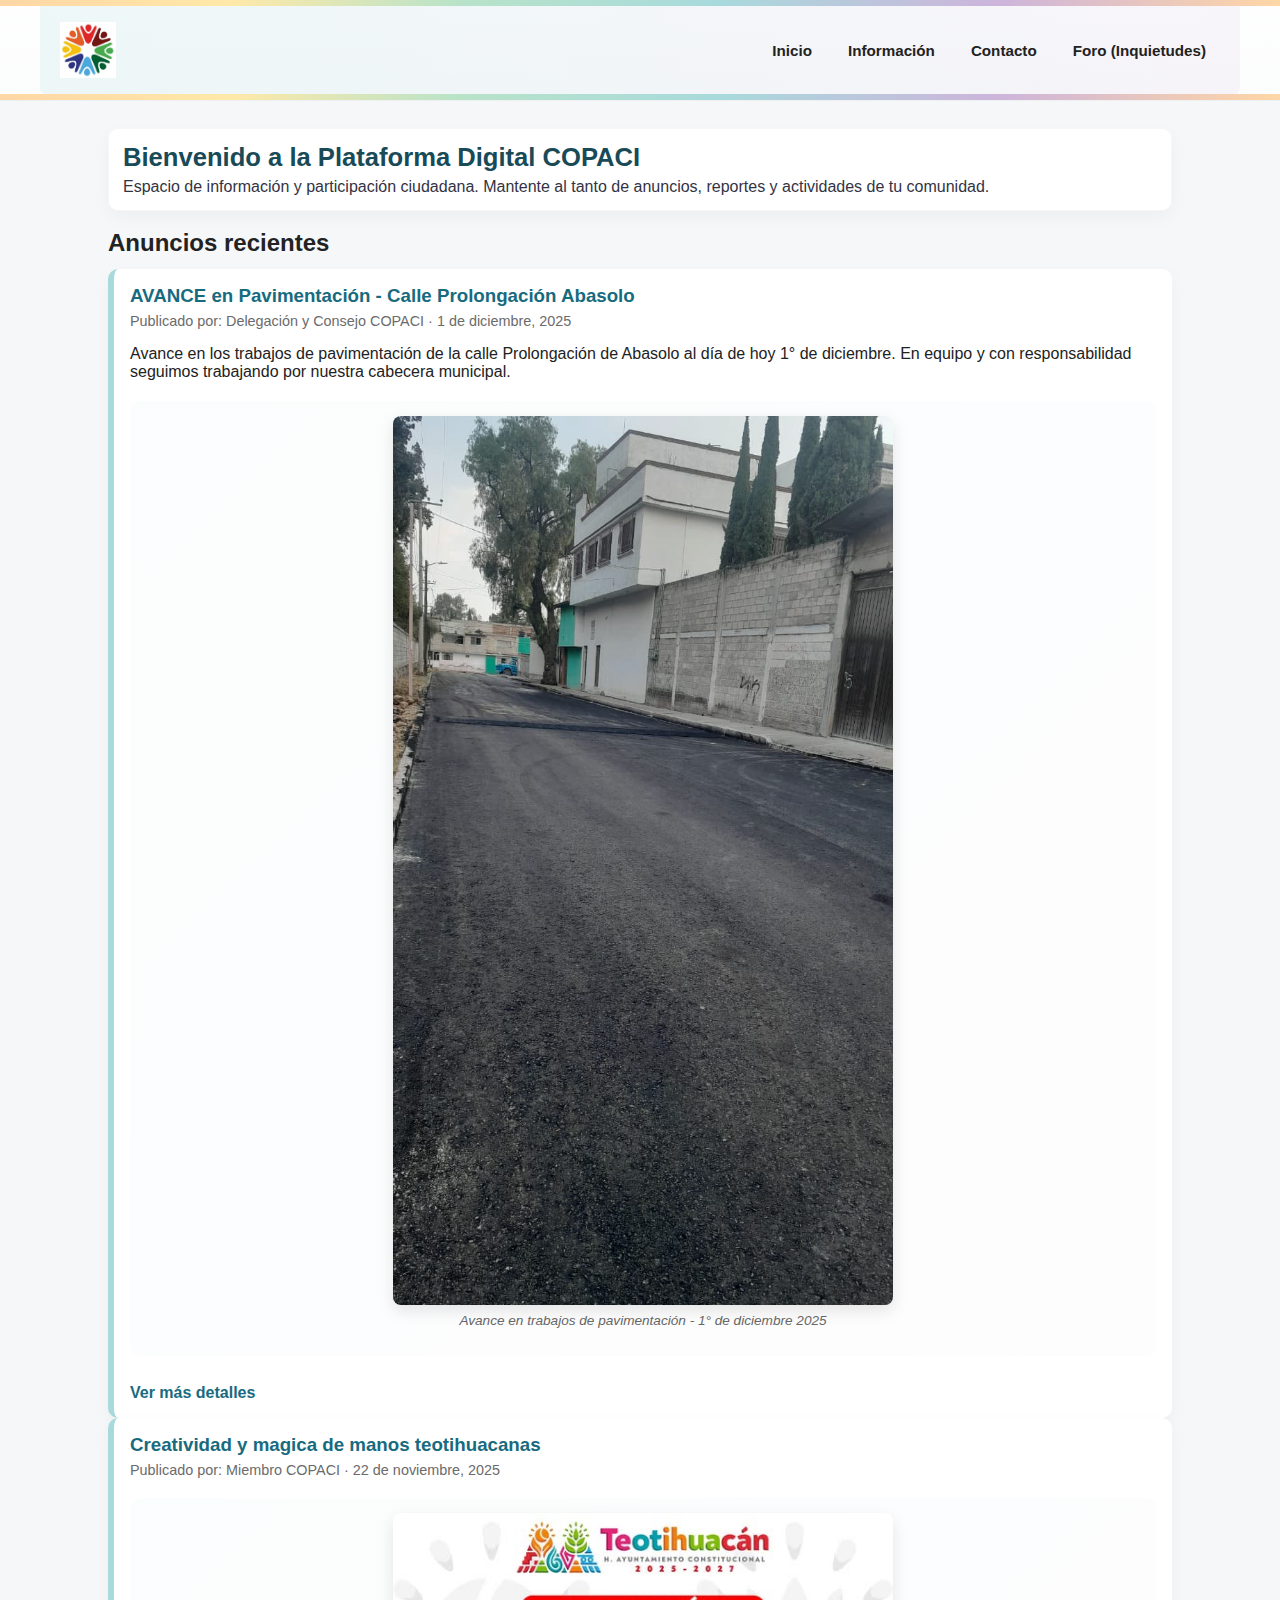
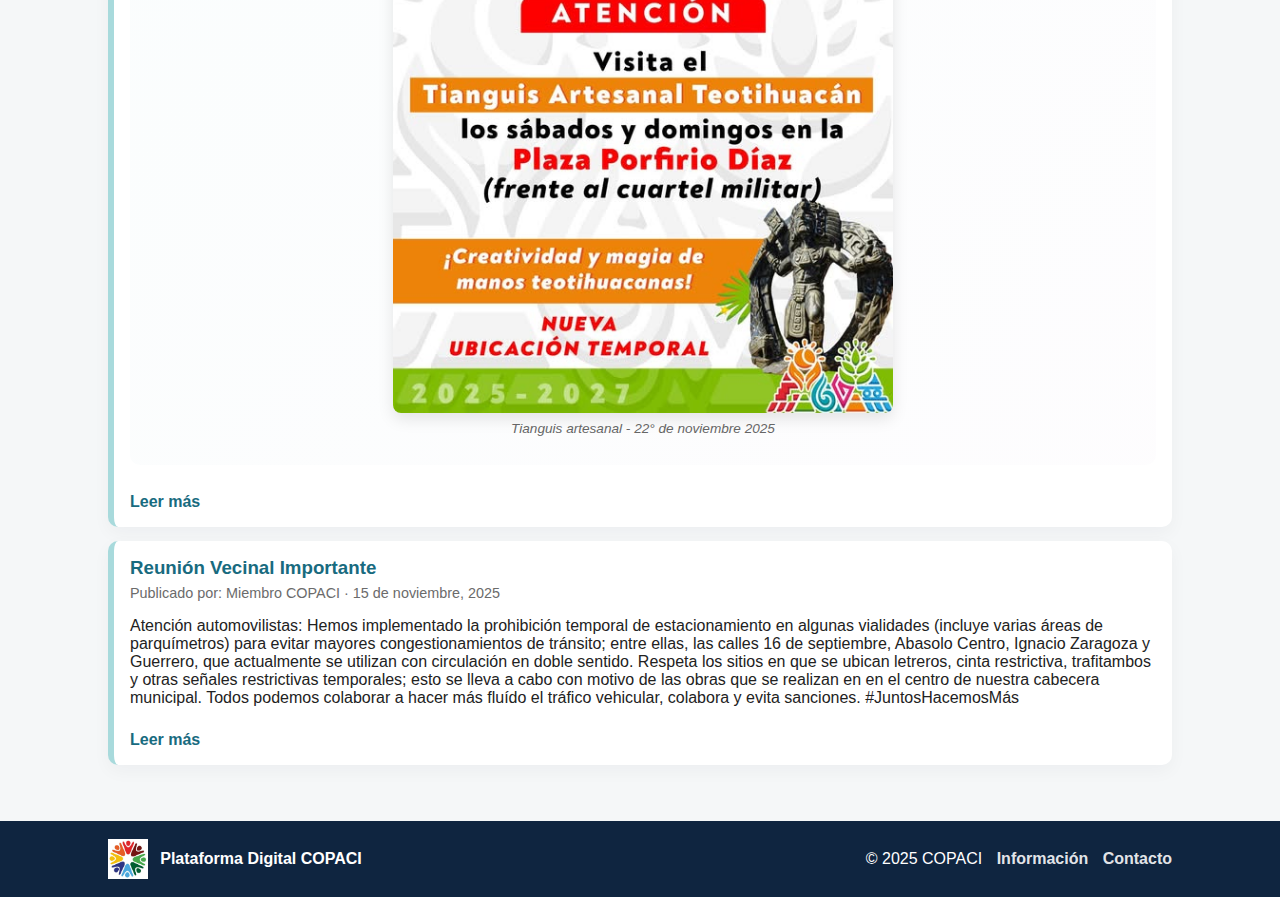
<file: index.html>
<!DOCTYPE html>
<html lang="es">
<head>
  <meta charset="utf-8" />
  <meta name="viewport" content="width=device-width, initial-scale=1"/>
  <title>Plataforma COPACI - Inicio</title>
  <link rel="stylesheet" href="style.css">
</head>
<body>

  <!-- Thin multicolor top bar -->
  <div class="top-multi"></div>

  <!-- Header wrap (contains top/bottom thin lines via CSS) -->
  <div class="header-wrap">
    <header>
      <div class="logo">
        <img src="logo_copaci.png" alt="Logo COPACI">
      </div>

    <nav aria-label="Menú principal">
    <!-- Botón hamburguesa para móviles -->
    <button class="menu-toggle" aria-label="Abrir menú">
        ☰
    </button>
    
    <ul id="menu">
        <li><a href="index.html" class="menu-1">Inicio</a></li>
        <li><a href="informacion.html" class="menu-2">Información</a></li>
        <li><a href="contacto.html" class="menu-3">Contacto</a></li>
        <li><a href="foro.html" class="menu-4">Foro (Inquietudes)</a></li>
    </ul>
    </nav>
    </header>
  </div>

  <main class="container">
    <section class="hero card" aria-labelledby="bienvenidos">
      <div class="intro">
        <h1 id="bienvenidos">Bienvenido a la Plataforma Digital COPACI</h1>
        <p>Espacio de información y participación ciudadana. Mantente al tanto de anuncios, reportes y actividades de tu comunidad.</p>
      </div>
    </section>

    <section class="anuncios-container">
      <h2 style="margin:0 0 12px 0;">Anuncios recientes</h2>

      <article class="anuncio-card">
          <h3>AVANCE en Pavimentación - Calle Prolongación Abasolo</h3>
          <div class="anuncio-meta">Publicado por: Delegación y Consejo COPACI · 1 de diciembre, 2025</div>
          <p>Avance en los trabajos de pavimentación de la calle Prolongación de Abasolo al día de hoy 1° de diciembre. En equipo y con responsabilidad seguimos trabajando por nuestra cabecera municipal.</p>
          <div class="imagen-contenedor">
          <img src="pavimentacion.jpg" 
              alt="Avance en pavimentación de calle Prolongación Abasolo">
          <p class="pie-foto">Avance en trabajos de pavimentación - 1° de diciembre 2025</p>
          </div>
          <a class="leer-mas" href="https://www.facebook.com/permalink.php?story_fbid=pfbid02yEoBVM5NM6ib6nfUswfTaZrkKBGfYAKTo8NLjRKvcGQ2dwsGKdkLqCPMeg17HSPtl&id=100083007203812">Ver más detalles</a>
      </article>

        <article class="anuncio-card">
          <h3>Creatividad y magica de manos teotihuacanas</h3>
          <div class="anuncio-meta">Publicado por: Miembro COPACI · 22 de noviembre, 2025</div>
          <div class="imagen-contenedor">
            <img src="tianguis.jpg" 
                alt="Tianguis Artesanal en Teotihuacán">
            <p class="pie-foto">Tianguis artesanal - 22° de noviembre 2025</p>
          </div>
          <a class="leer-mas" href="https://www.facebook.com/permalink.php?story_fbid=pfbid07uiFgK4xCCTEzft75ypmVuz9JSyzq8RrUUEow9iSMKq7FcVnEkjit4P8TytuokFRl&id=100083007203812">Leer más</a>
        </article>      
      
      <div class="anuncios-list">
        <article class="anuncio-card">
          <h3>Reunión Vecinal Importante</h3>
          <div class="anuncio-meta">Publicado por: Miembro COPACI · 15 de noviembre, 2025</div>
          <p>Atención automovilistas:
            Hemos implementado la prohibición temporal de estacionamiento en algunas vialidades (incluye varias áreas de parquímetros) para evitar mayores congestionamientos de tránsito; entre ellas, las calles 16 de septiembre, Abasolo Centro, Ignacio Zaragoza y Guerrero, que actualmente se utilizan con circulación en doble sentido.
            Respeta los sitios en que se ubican letreros, cinta restrictiva, trafitambos y otras señales restrictivas temporales; esto se lleva a cabo con motivo de las obras que se realizan en en el centro de nuestra cabecera municipal.
            Todos podemos colaborar a hacer más fluído el tráfico vehicular, colabora y evita sanciones.
            #JuntosHacemosMás
          </p>
          <a class="leer-mas" href="https://www.facebook.com/permalink.php?story_fbid=pfbid02sc3KaCYnWGiq3LSC3378XYWLX4c7Hk8grCDpwvNwxmqkqX1rQhdYZRkqTEm4Erw3l&id=100083007203812">Leer más</a>
        </article>

      </div>
    </section>
  </main>

  <footer>
    <div class="footer-inner">
      <div class="footer-brand">
        <img src="logo_copaci.png" alt="logo" style="height:40px;">
        Plataforma Digital COPACI
      </div>
      <div class="footer-links">
        <span>&copy; 2025 COPACI</span>
        <a href="informacion.html">Información</a>
        <a href="contacto.html">Contacto</a>
      </div>
    </div>
  </footer>

<script>
    // Menú hamburguesa para móviles
    document.addEventListener('DOMContentLoaded', function() {
        const menuToggle = document.querySelector('.menu-toggle');
        const menu = document.querySelector('#menu');
        
        if (menuToggle && menu) {
            menuToggle.addEventListener('click', function() {
                menu.classList.toggle('show');
                // Cambiar ícono
                this.textContent = menu.classList.contains('show') ? '✕' : '☰';
            });
            
            // Cerrar menú al hacer clic en un enlace
            const menuLinks = menu.querySelectorAll('a');
            menuLinks.forEach(link => {
                link.addEventListener('click', () => {
                    menu.classList.remove('show');
                    menuToggle.textContent = '☰';
                });
            });
            
            // Cerrar menú al hacer clic fuera
            document.addEventListener('click', function(event) {
                if (!event.target.closest('nav') && menu.classList.contains('show')) {
                    menu.classList.remove('show');
                    menuToggle.textContent = '☰';
                }
            });
        }
    });
</script>

</body>
</html>
</file>
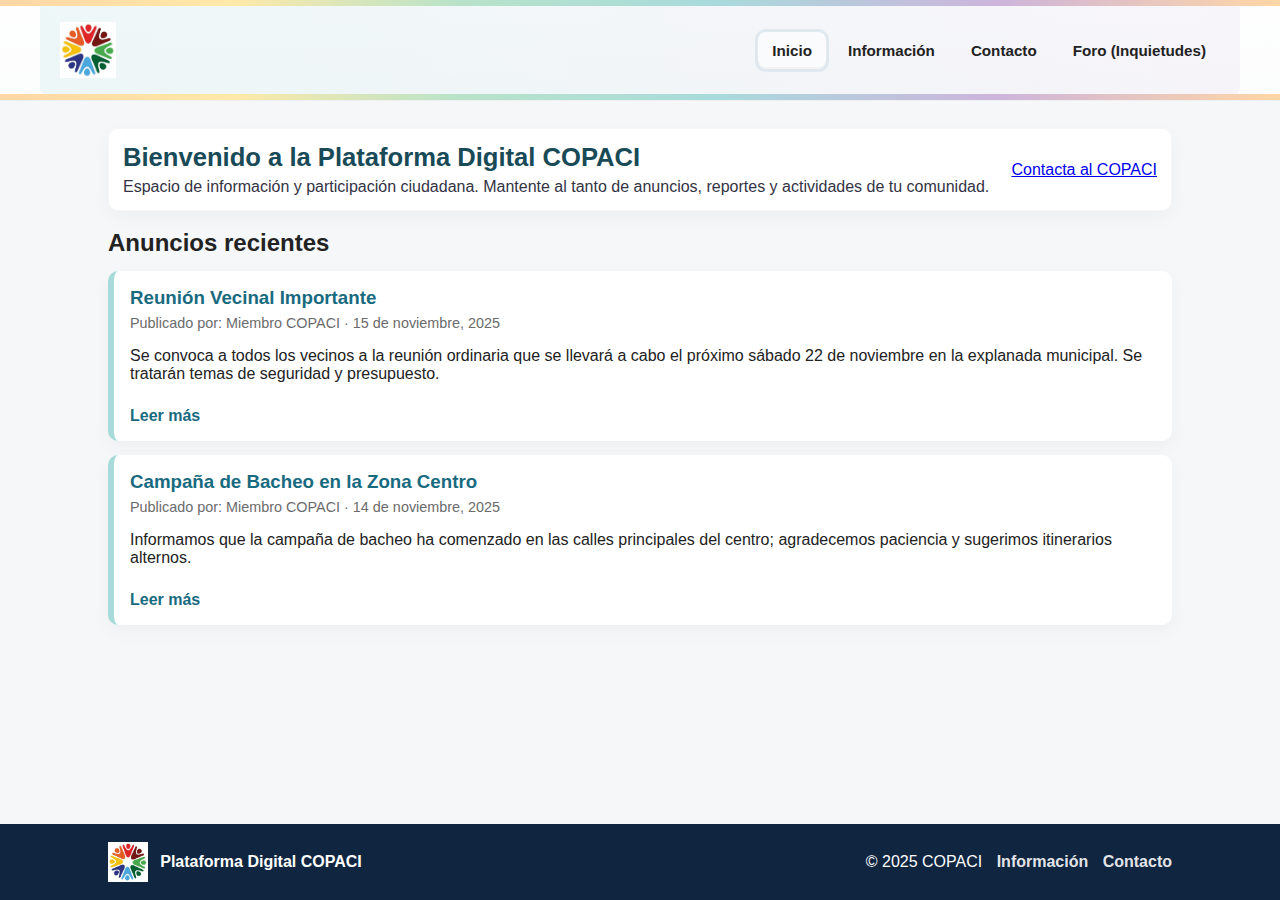
<file: COPACI/index.html>
<!DOCTYPE html>
<html lang="es">
<head>
  <meta charset="utf-8" />
  <meta name="viewport" content="width=device-width, initial-scale=1"/>
  <title>Plataforma COPACI - Inicio</title>
  <link rel="stylesheet" href="style.css">
</head>
<body>

  <!-- Thin multicolor top bar -->
  <div class="top-multi"></div>

  <!-- Header wrap (contains top/bottom thin lines via CSS) -->
  <div class="header-wrap">
    <header>
      <div class="logo">
        <img src="logo_copaci.png" alt="Logo COPACI">
      </div>

      <nav aria-label="Menú principal">
        <ul>
          <li><a href="index.html" class="active menu-1">Inicio</a></li>
          <li><a href="informacion.html" class="menu-2">Información</a></li>
          <li><a href="contacto.html" class="menu-3">Contacto</a></li>
          <li><a href="foro.html" class="menu-4">Foro (Inquietudes)</a></li>
        </ul>
      </nav>
    </header>
  </div>

  <main class="container">
    <section class="hero card" aria-labelledby="bienvenidos">
      <div class="intro">
        <h1 id="bienvenidos">Bienvenido a la Plataforma Digital COPACI</h1>
        <p>Espacio de información y participación ciudadana. Mantente al tanto de anuncios, reportes y actividades de tu comunidad.</p>
      </div>
      <div class="quick-actions">
        <a class="btn" href="contacto.html" title="Contactar">Contacta al COPACI</a>
      </div>
    </section>

    <section class="anuncios-container">
      <h2 style="margin:0 0 12px 0;">Anuncios recientes</h2>

      <div class="anuncios-list">
        <article class="anuncio-card">
          <h3>Reunión Vecinal Importante</h3>
          <div class="anuncio-meta">Publicado por: Miembro COPACI · 15 de noviembre, 2025</div>
          <p>Se convoca a todos los vecinos a la reunión ordinaria que se llevará a cabo el próximo sábado 22 de noviembre en la explanada municipal. Se tratarán temas de seguridad y presupuesto.</p>
          <a class="leer-mas" href="#">Leer más</a>
        </article>

        <article class="anuncio-card">
          <h3>Campaña de Bacheo en la Zona Centro</h3>
          <div class="anuncio-meta">Publicado por: Miembro COPACI · 14 de noviembre, 2025</div>
          <p>Informamos que la campaña de bacheo ha comenzado en las calles principales del centro; agradecemos paciencia y sugerimos itinerarios alternos.</p>
          <a class="leer-mas" href="#">Leer más</a>
        </article>
      </div>
    </section>
  </main>

  <footer>
    <div class="footer-inner">
      <div class="footer-brand">
        <img src="logo_copaci.png" alt="logo" style="height:40px;">
        Plataforma Digital COPACI
      </div>
      <div class="footer-links">
        <span>&copy; 2025 COPACI</span>
        <a href="informacion.html">Información</a>
        <a href="contacto.html">Contacto</a>
      </div>
    </div>
  </footer>

</body>
</html>
</file>
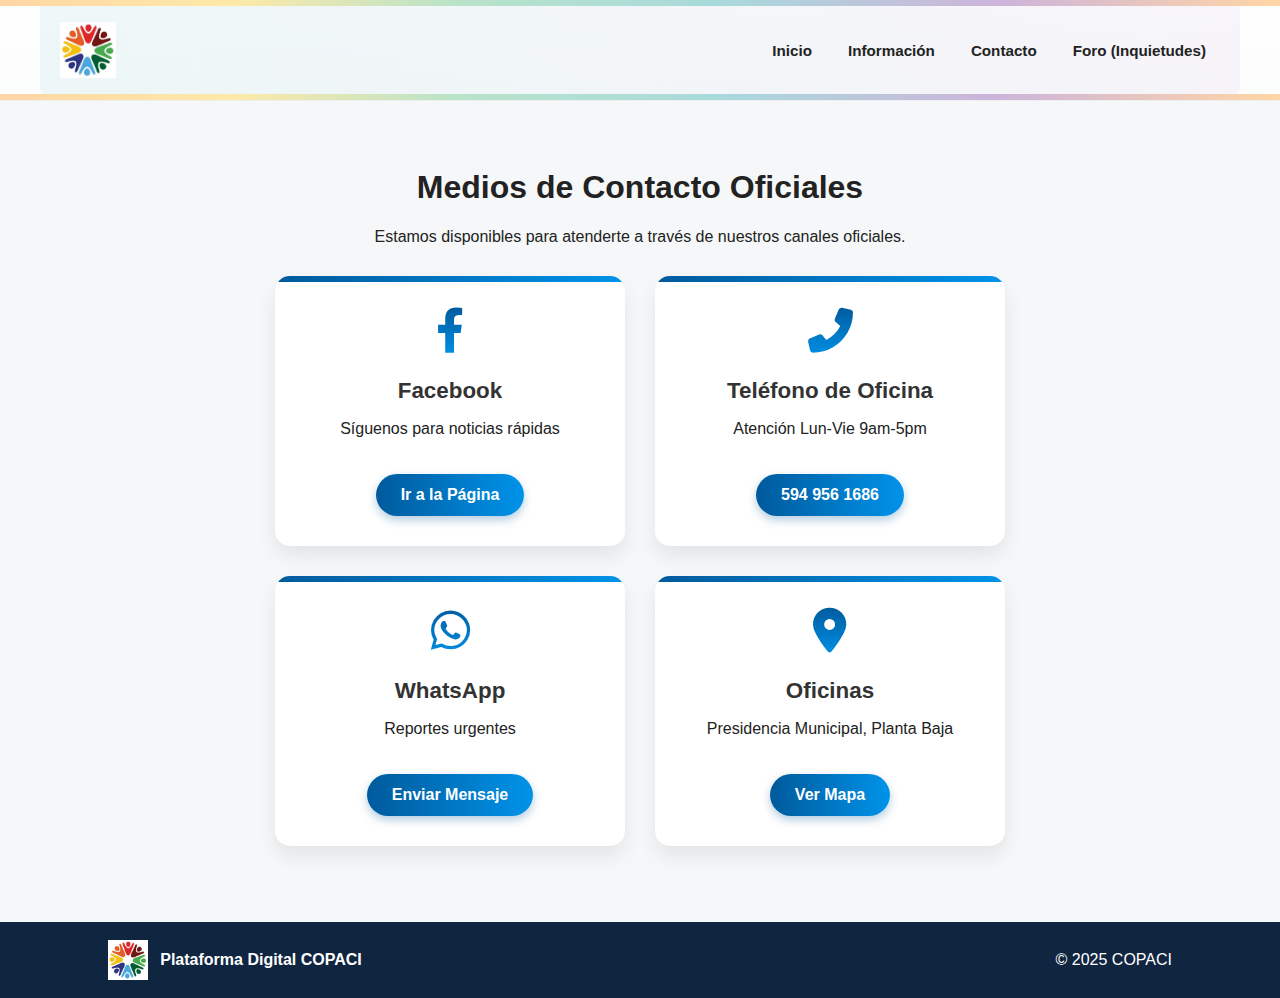
<file: contacto.html>
<!DOCTYPE html>
<html lang="es">
<head>
    <meta charset="UTF-8">
    <meta name="viewport" content="width=device-width, initial-scale=1.0">
    <title>Contacto - COPACI</title>
    <link rel="stylesheet" href="style.css">
    <link rel="stylesheet" href="https://cdnjs.cloudflare.com/ajax/libs/font-awesome/6.0.0/css/all.min.css">
</head>
<body>

  <!-- Thin multicolor top bar -->
  <div class="top-multi"></div>

  <!-- Header wrap (contains top/bottom thin lines via CSS) -->
  <div class="header-wrap">
    <header>
      <div class="logo">
        <img src="logo_copaci.png" alt="Logo COPACI">
      </div>

    <nav aria-label="Menú principal">
    <!-- Botón hamburguesa para móviles -->
    <button class="menu-toggle" aria-label="Abrir menú">
        ☰
    </button>
    
    <ul id="menu">
        <li><a href="index.html" class="menu-1">Inicio</a></li>
        <li><a href="informacion.html" class="menu-2">Información</a></li>
        <li><a href="contacto.html" class="menu-3">Contacto</a></li>
        <li><a href="foro.html" class="menu-4">Foro (Inquietudes)</a></li>
    </ul>
  </nav>

    </header>
  </div>
  
    <main>
        <section class="contacto-container">
            <h1>Medios de Contacto Oficiales</h1>
            <p style="text-align: center;">Estamos disponibles para atenderte a través de nuestros canales oficiales.</p>

            <div class="tarjetas-grid">
                
                <div class="contacto-card">
                    <div class="icono"><i class="fab fa-facebook-f"></i></div>
                    <h2>Facebook</h2>
                    <p>Síguenos para noticias rápidas</p>
                    <a href="https://www.facebook.com/people/Delegaci%C3%B3n-y-Consejo-de-participacion-ciudadana-de-Teotihuac%C3%A1n-de-Arista/100083007203812/" target="_blank" class="btn-contacto">Ir a la Página</a>
                </div>

                <div class="contacto-card">
                    <div class="icono"><i class="fas fa-phone-alt"></i></div>
                    <h2>Teléfono de Oficina</h2>
                    <p>Atención Lun-Vie 9am-5pm</p>
                    <a href="tel:+525949561686" class="btn-contacto">594 956 1686</a>
                </div>

                <div class="contacto-card">
                    <div class="icono"><i class="fab fa-whatsapp"></i></div>
                    <h2>WhatsApp</h2>
                    <p>Reportes urgentes</p>
                    <a href="https://wa.me/525512345678" target="_blank" class="btn-contacto">Enviar Mensaje</a>
                </div>

                <div class="contacto-card">
                    <div class="icono"><i class="fas fa-map-marker-alt"></i></div>
                    <h2>Oficinas</h2>
                    <p>Presidencia Municipal, Planta Baja</p>
                    <a href="https://maps.app.goo.gl/PM2sNx27oeSDmWVN9" target="_blank" class="btn-contacto">Ver Mapa</a>
                </div>

            </div>
        </section>
    </main>

    <footer>
        <div class="footer-inner">
      <div class="footer-brand">
        <img src="logo_copaci.png" alt="logo" style="height:40px;">
        Plataforma Digital COPACI
      </div>
      <div class="footer-links">
        <span>&copy; 2025 COPACI</span>
      </div>
    </div>
    </footer>

<script>
    // Menú hamburguesa para móviles
    document.addEventListener('DOMContentLoaded', function() {
        const menuToggle = document.querySelector('.menu-toggle');
        const menu = document.querySelector('#menu');
        
        if (menuToggle && menu) {
            menuToggle.addEventListener('click', function() {
                menu.classList.toggle('show');
                // Cambiar ícono
                this.textContent = menu.classList.contains('show') ? '✕' : '☰';
            });
            
            // Cerrar menú al hacer clic en un enlace
            const menuLinks = menu.querySelectorAll('a');
            menuLinks.forEach(link => {
                link.addEventListener('click', () => {
                    menu.classList.remove('show');
                    menuToggle.textContent = '☰';
                });
            });
            
            // Cerrar menú al hacer clic fuera
            document.addEventListener('click', function(event) {
                if (!event.target.closest('nav') && menu.classList.contains('show')) {
                    menu.classList.remove('show');
                    menuToggle.textContent = '☰';
                }
            });
        }
    });
</script>

</body>
</html>
</file>
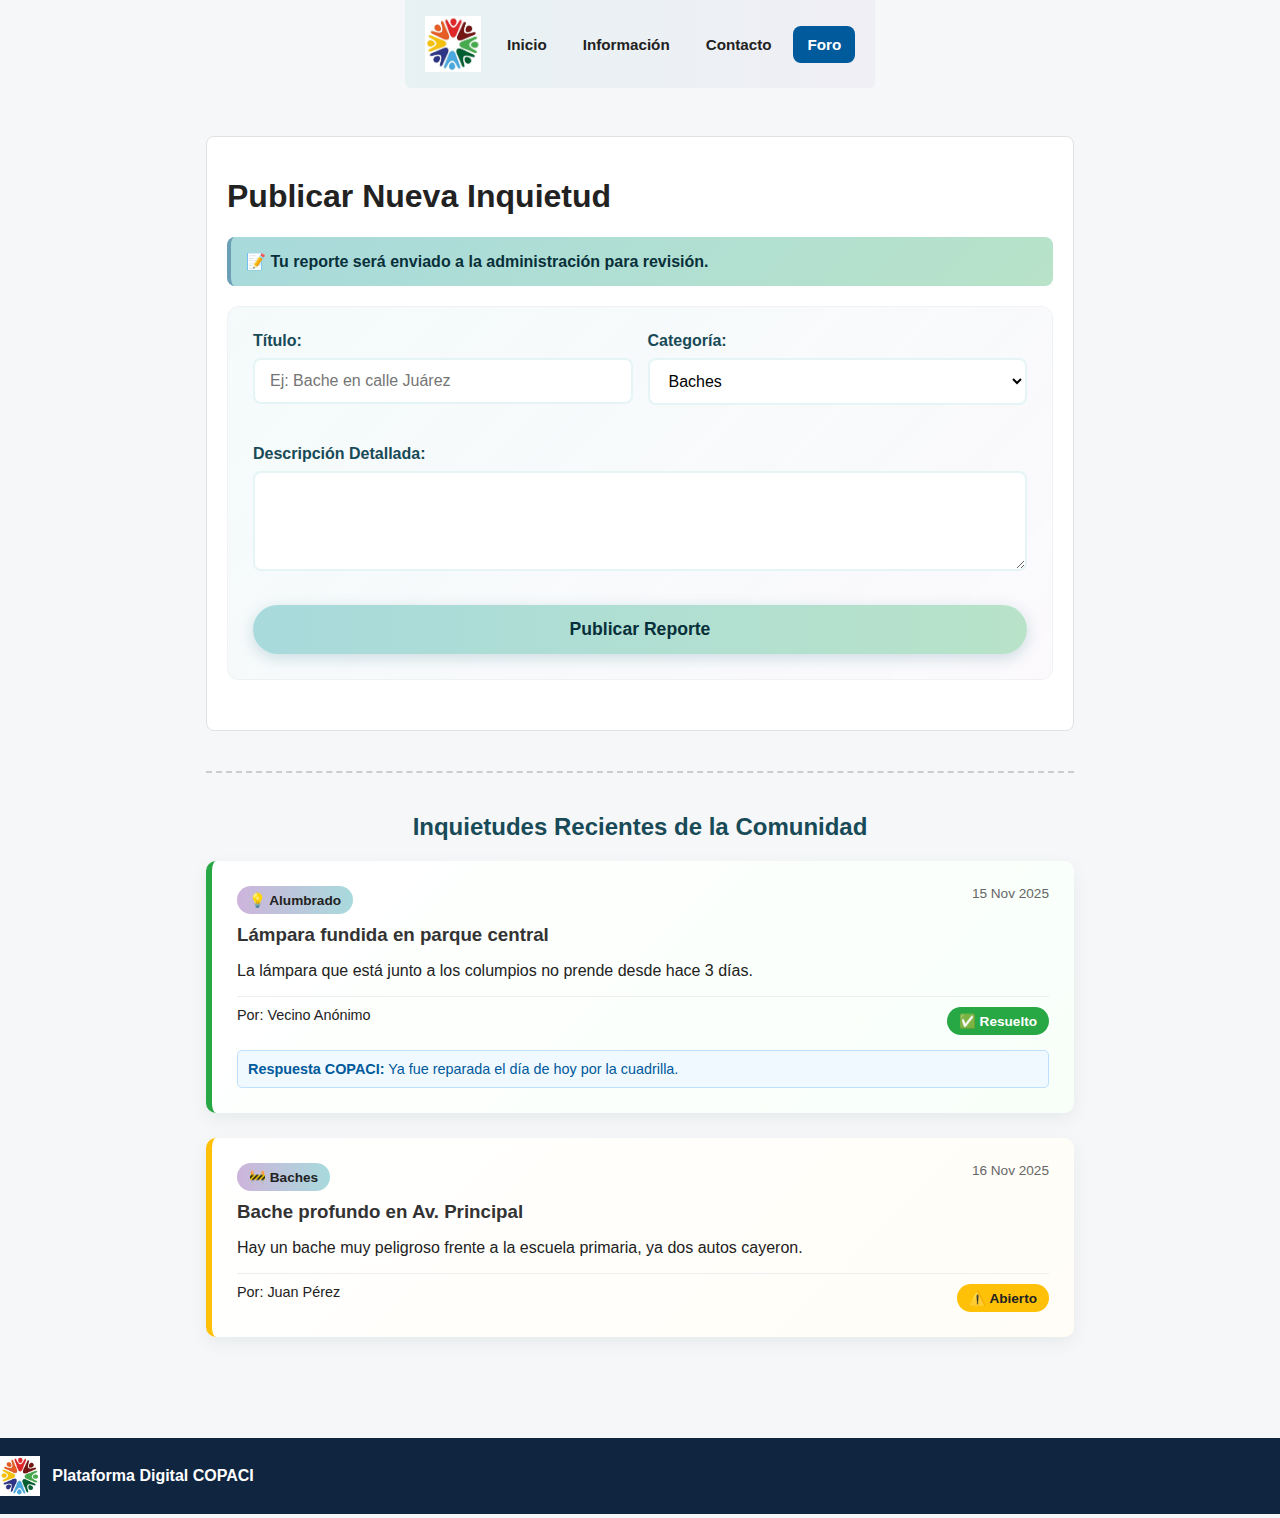
<file: foro.html>
<!DOCTYPE html>
<html lang="es">
<head>
    <meta charset="UTF-8">
    <title>Foro de Inquietudes - COPACI</title>
    <link rel="stylesheet" href="style.css">
</head>
<body>

    <header>
        <div class="logo"><img src="logo_copaci.png" alt="Logo"></div>
        <nav>
            <ul>
                <li><a href="index.html">Inicio</a></li>
                <li><a href="informacion.html">Información</a></li>
                <li><a href="contacto.html">Contacto</a></li>
                <li><a href="foro.html" class="active">Foro</a></li>
            </ul>
        </nav>
    </header>

    <main>
        
        <section class="form-section">
            <h1>Publicar Nueva Inquietud</h1>
            <div class="alert-info">
                <p>📝 Tu reporte será enviado a la administración para revisión.</p>
            </div>
            
            <form name="denuncias" method="POST" data-netlify="true" action="/gracias.html" class="foro-form">
                <input type="hidden" name="form-name" value="denuncias">
                
                <div class="form-row">
                    <div class="form-group">
                        <label>Título:</label>
                        <input type="text" name="titulo" placeholder="Ej: Bache en calle Juárez" required>
                    </div>
                    <div class="form-group">
                        <label>Categoría:</label>
                        <select name="categoria">
                            <option value="baches">Baches</option>
                            <option value="alumbrado">Alumbrado</option>
                            <option value="seguridad">Seguridad</option>
                        </select>
                    </div>
                </div>
                
                <div class="form-group">
                    <label>Descripción Detallada:</label>
                    <textarea name="descripcion" rows="4" required></textarea>
                </div>
                
                <button type="submit" class="btn-submit">Publicar Reporte</button>
            </form>
        </section>

        <hr class="divider">

        <section class="posts-section">
            <h2>Inquietudes Recientes de la Comunidad</h2>
            
            <article class="post-card estatus-resuelto">
                <div class="post-header">
                    <span class="categoria-tag">💡 Alumbrado</span>
                    <span class="fecha">15 Nov 2025</span>
                </div>
                <h3>Lámpara fundida en parque central</h3>
                <p>La lámpara que está junto a los columpios no prende desde hace 3 días.</p>
                <div class="post-footer">
                    <span class="usuario">Por: Vecino Anónimo</span>
                    <span class="status-badge">✅ Resuelto</span>
                </div>
                <div class="respuesta-oficial">
                    <strong>Respuesta COPACI:</strong> Ya fue reparada el día de hoy por la cuadrilla.
                </div>
            </article>

            <article class="post-card estatus-abierto">
                <div class="post-header">
                    <span class="categoria-tag">🚧 Baches</span>
                    <span class="fecha">16 Nov 2025</span>
                </div>
                <h3>Bache profundo en Av. Principal</h3>
                <p>Hay un bache muy peligroso frente a la escuela primaria, ya dos autos cayeron.</p>
                <div class="post-footer">
                    <span class="usuario">Por: Juan Pérez</span>
                    <span class="status-badge">⚠️ Abierto</span>
                </div>
            </article>

        </section>
    </main>

    <footer>
        <div class="footer-brand">
        <img src="logo_copaci.png" alt="logo" style="height:40px;">
        Plataforma Digital COPACI
      </div>
    </footer>

</body>
</html>
</file>
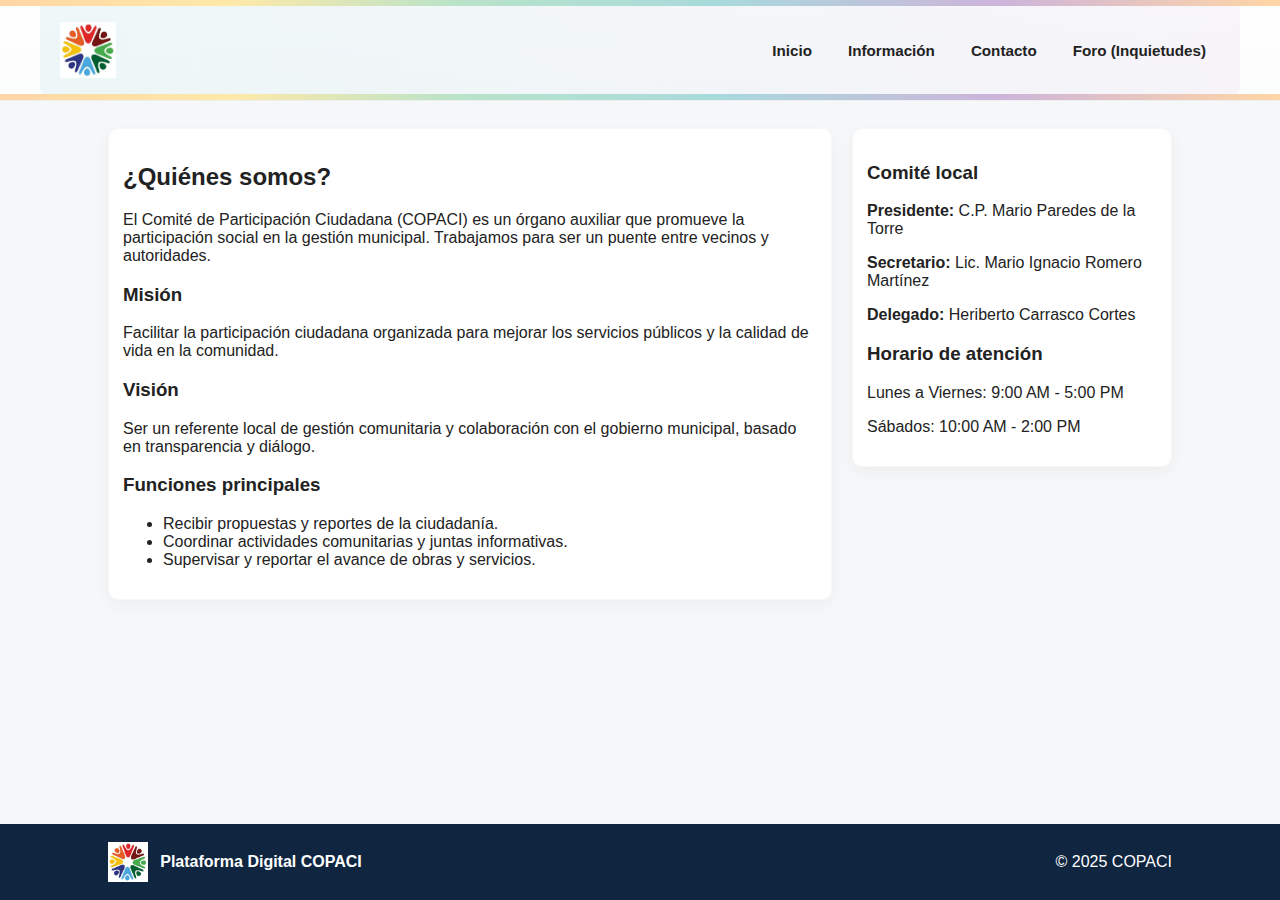
<file: informacion.html>
<!DOCTYPE html>
<html lang="es">
<head>
  <meta charset="utf-8" />
  <meta name="viewport" content="width=device-width, initial-scale=1"/>
  <title>Plataforma COPACI - Información</title>
  <link rel="stylesheet" href="style.css">
</head>
<body>
  <div class="top-multi"></div>
  <div class="header-wrap">
    <header>
      <div class="logo"><img src="logo_copaci.png" alt="Logo COPACI"></div>
    <nav aria-label="Menú principal">
    <!-- Botón hamburguesa para móviles -->
    <button class="menu-toggle" aria-label="Abrir menú">
        ☰
    </button>
    
    <ul id="menu">
        <li><a href="index.html" class="menu-1">Inicio</a></li>
        <li><a href="informacion.html" class="menu-2">Información</a></li>
        <li><a href="contacto.html" class="menu-3">Contacto</a></li>
        <li><a href="foro.html" class="menu-4">Foro (Inquietudes)</a></li>
    </ul>
    </nav>
    </header>
  </div>

  <main class="container page-grid">
    <section class="card">
      <h2>¿Quiénes somos?</h2>
      <p>El Comité de Participación Ciudadana (COPACI) es un órgano auxiliar que promueve la participación social en la gestión municipal. Trabajamos para ser un puente entre vecinos y autoridades.</p>

      <h3>Misión</h3>
      <p>Facilitar la participación ciudadana organizada para mejorar los servicios públicos y la calidad de vida en la comunidad.</p>

      <h3>Visión</h3>
      <p>Ser un referente local de gestión comunitaria y colaboración con el gobierno municipal, basado en transparencia y diálogo.</p>

      <h3>Funciones principales</h3>
      <ul>
        <li>Recibir propuestas y reportes de la ciudadanía.</li>
        <li>Coordinar actividades comunitarias y juntas informativas.</li>
        <li>Supervisar y reportar el avance de obras y servicios.</li>
      </ul>
    </section>

    <aside class="card">
      <h3>Comité local</h3>
      <p><strong>Presidente:</strong> C.P. Mario Paredes de la Torre</p>
      <p><strong>Secretario:</strong> Lic. Mario Ignacio Romero Martínez</p>
      <p><strong>Delegado:</strong> Heriberto Carrasco Cortes</p>

      <h3>Horario de atención</h3>
      <p>Lunes a Viernes: 9:00 AM - 5:00 PM</p>
      <p>Sábados: 10:00 AM - 2:00 PM</p>
    </aside>
  </main>

  <footer>
    <div class="footer-inner">
      <div class="footer-brand">
        <img src="logo_copaci.png" alt="logo" style="height:40px;">
        Plataforma Digital COPACI
      </div>
      <div class="footer-links">
        <span>&copy; 2025 COPACI</span>
      </div>
    </div>
  </footer>

<script>
    // Menú hamburguesa para móviles
    document.addEventListener('DOMContentLoaded', function() {
        const menuToggle = document.querySelector('.menu-toggle');
        const menu = document.querySelector('#menu');
        
        if (menuToggle && menu) {
            menuToggle.addEventListener('click', function() {
                menu.classList.toggle('show');
                // Cambiar ícono
                this.textContent = menu.classList.contains('show') ? '✕' : '☰';
            });
            
            // Cerrar menú al hacer clic en un enlace
            const menuLinks = menu.querySelectorAll('a');
            menuLinks.forEach(link => {
                link.addEventListener('click', () => {
                    menu.classList.remove('show');
                    menuToggle.textContent = '☰';
                });
            });
            
            // Cerrar menú al hacer clic fuera
            document.addEventListener('click', function(event) {
                if (!event.target.closest('nav') && menu.classList.contains('show')) {
                    menu.classList.remove('show');
                    menuToggle.textContent = '☰';
                }
            });
        }
    });
</script>

</body>
</html>
</file>
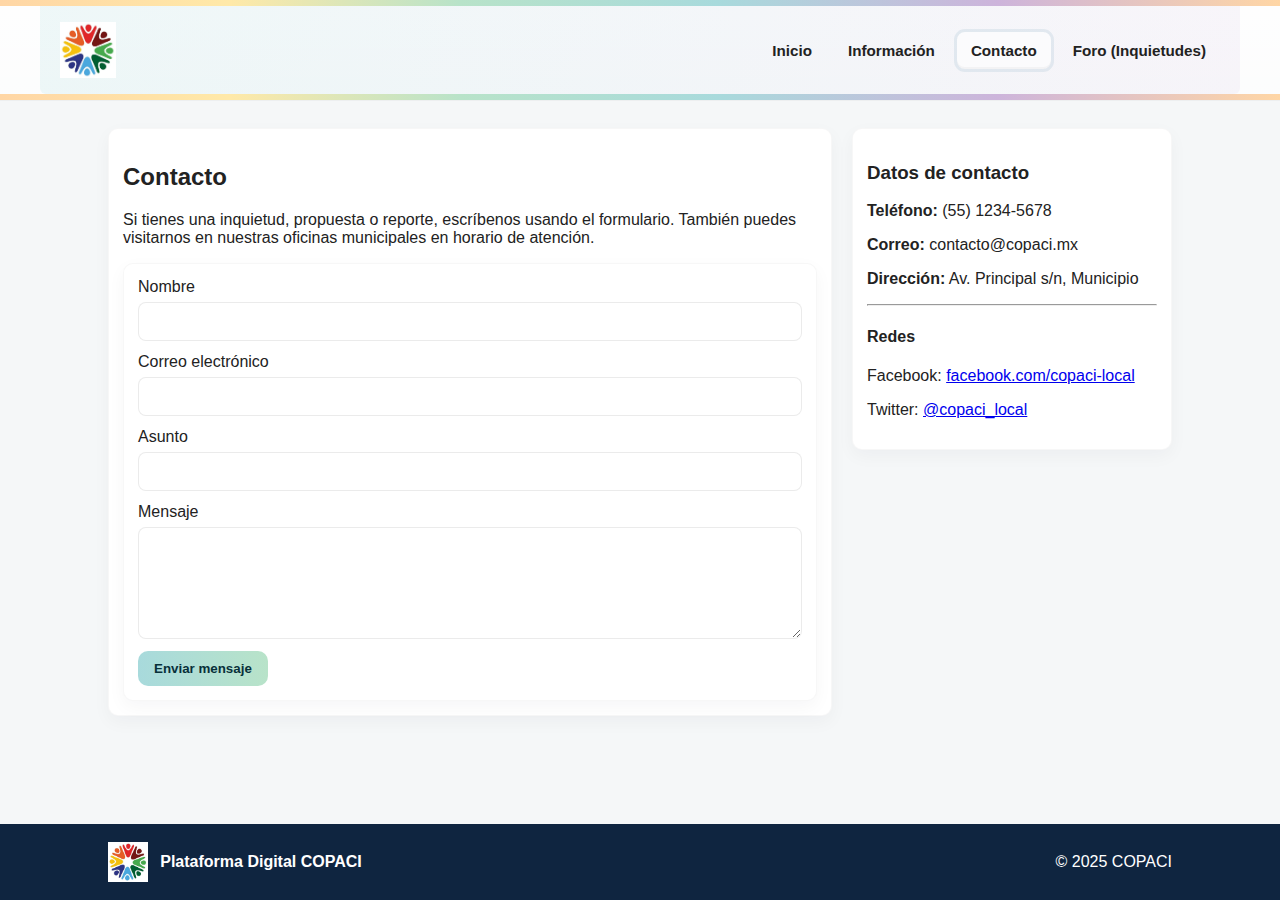
<file: COPACI/contacto.html>
<!DOCTYPE html>
<html lang="es">
<head>
  <meta charset="utf-8" />
  <meta name="viewport" content="width=device-width, initial-scale=1"/>
  <title>Plataforma COPACI - Contacto</title>
  <link rel="stylesheet" href="style.css">
</head>
<body>
  <div class="top-multi"></div>
  <div class="header-wrap">
    <header>
      <div class="logo"><img src="logo_copaci.png" alt="Logo COPACI"></div>
      <nav aria-label="Menú principal">
        <ul>
          <li><a href="index.html" class="menu-1">Inicio</a></li>
          <li><a href="informacion.html" class="menu-2">Información</a></li>
          <li><a href="contacto.html" class="active menu-3">Contacto</a></li>
          <li><a href="foro.html" class="menu-4">Foro (Inquietudes)</a></li>
        </ul>
      </nav>
    </header>
  </div>

  <main class="container page-grid">
    <section class="card">
      <h2>Contacto</h2>
      <p>Si tienes una inquietud, propuesta o reporte, escríbenos usando el formulario. También puedes visitarnos en nuestras oficinas municipales en horario de atención.</p>

      <!-- Netlify Form -->
      <form name="contacto-copaci" method="POST" data-netlify="true" class="card" style="margin-top:12px;">
        <input type="hidden" name="form-name" value="contacto-copaci">
        <div class="form-row">
          <label>Nombre</label>
          <input type="text" name="nombre" required>
        </div>
        <div class="form-row">
          <label>Correo electrónico</label>
          <input type="email" name="email" required>
        </div>
        <div class="form-row">
          <label>Asunto</label>
          <input type="text" name="asunto" required>
        </div>
        <div class="form-row">
          <label>Mensaje</label>
          <textarea name="mensaje" rows="5" required></textarea>
        </div>
        <button class="btn" type="submit">Enviar mensaje</button>
      </form>
    </section>

    <aside class="card">
      <h3>Datos de contacto</h3>
      <p><strong>Teléfono:</strong> (55) 1234-5678</p>
      <p><strong>Correo:</strong> contacto@copaci.mx</p>
      <p><strong>Dirección:</strong> Av. Principal s/n, Municipio</p>

      <hr style="margin:12px 0;">
      <h4>Redes</h4>
      <p>Facebook: <a href="#">facebook.com/copaci-local</a></p>
      <p>Twitter: <a href="#">@copaci_local</a></p>
    </aside>
  </main>

  <footer>
    <div class="footer-inner">
      <div class="footer-brand">
        <img src="logo_copaci.png" alt="logo" style="height:40px;">
        Plataforma Digital COPACI
      </div>
      <div class="footer-links">
        <span>&copy; 2025 COPACI</span>
      </div>
    </div>
  </footer>
</body>
</html>
</file>
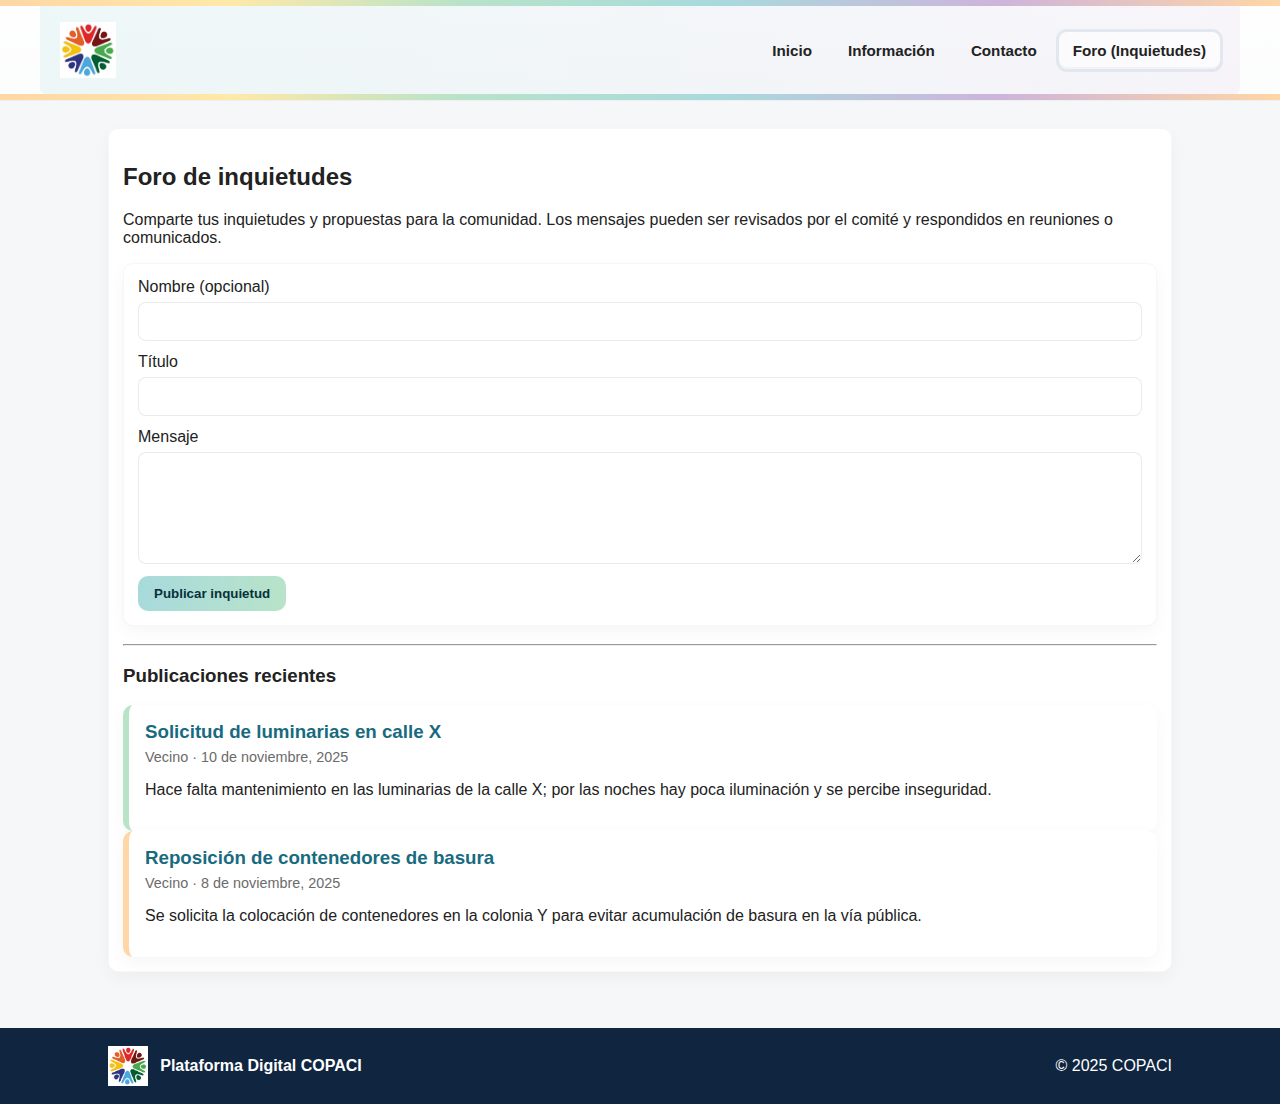
<file: COPACI/foro.html>
<!DOCTYPE html>
<html lang="es">
<head>
  <meta charset="utf-8" />
  <meta name="viewport" content="width=device-width, initial-scale=1"/>
  <title>Plataforma COPACI - Foro</title>
  <link rel="stylesheet" href="style.css">
</head>
<body>
  <div class="top-multi"></div>
  <div class="header-wrap">
    <header>
      <div class="logo"><img src="logo_copaci.png" alt="Logo COPACI"></div>
      <nav aria-label="Menú principal">
        <ul>
          <li><a href="index.html" class="menu-1">Inicio</a></li>
          <li><a href="informacion.html" class="menu-2">Información</a></li>
          <li><a href="contacto.html" class="menu-3">Contacto</a></li>
          <li><a href="foro.html" class="active menu-4">Foro (Inquietudes)</a></li>
        </ul>
      </nav>
    </header>
  </div>

  <main class="container">
    <section class="card">
      <h2>Foro de inquietudes</h2>
      <p>Comparte tus inquietudes y propuestas para la comunidad. Los mensajes pueden ser revisados por el comité y respondidos en reuniones o comunicados.</p>

      <!-- Simple static list (sin DB). Incluir Netlify form para recibir publicaciones -->
      <form name="foro-copaci" method="POST" data-netlify="true" class="card" style="margin-top:12px;">
        <input type="hidden" name="form-name" value="foro-copaci">
        <div class="form-row">
          <label>Nombre (opcional)</label>
          <input type="text" name="nombre">
        </div>
        <div class="form-row">
          <label>Título</label>
          <input type="text" name="titulo" required>
        </div>
        <div class="form-row">
          <label>Mensaje</label>
          <textarea name="mensaje" rows="5" required></textarea>
        </div>
        <button class="btn" type="submit">Publicar inquietud</button>
      </form>

      <hr style="margin:18px 0;">

      <h3>Publicaciones recientes</h3>
      <!-- Aquí pueden volcar dinámicamente con JS/JSON o mantener estático -->
      <article class="anuncio-card" style="border-left-color:var(--pastel-green);">
        <h3>Solicitud de luminarias en calle X</h3>
        <div class="anuncio-meta">Vecino · 10 de noviembre, 2025</div>
        <p>Hace falta mantenimiento en las luminarias de la calle X; por las noches hay poca iluminación y se percibe inseguridad.</p>
      </article>

      <article class="anuncio-card" style="border-left-color:var(--pastel-orange);">
        <h3>Reposición de contenedores de basura</h3>
        <div class="anuncio-meta">Vecino · 8 de noviembre, 2025</div>
        <p>Se solicita la colocación de contenedores en la colonia Y para evitar acumulación de basura en la vía pública.</p>
      </article>
    </section>
  </main>

  <footer>
    <div class="footer-inner">
      <div class="footer-brand">
        <img src="logo_copaci.png" alt="logo" style="height:40px;">
        Plataforma Digital COPACI
      </div>
      <div class="footer-links">
        <span>&copy; 2025 COPACI</span>
      </div>
    </div>
  </footer>
</body>
</html>
</file>
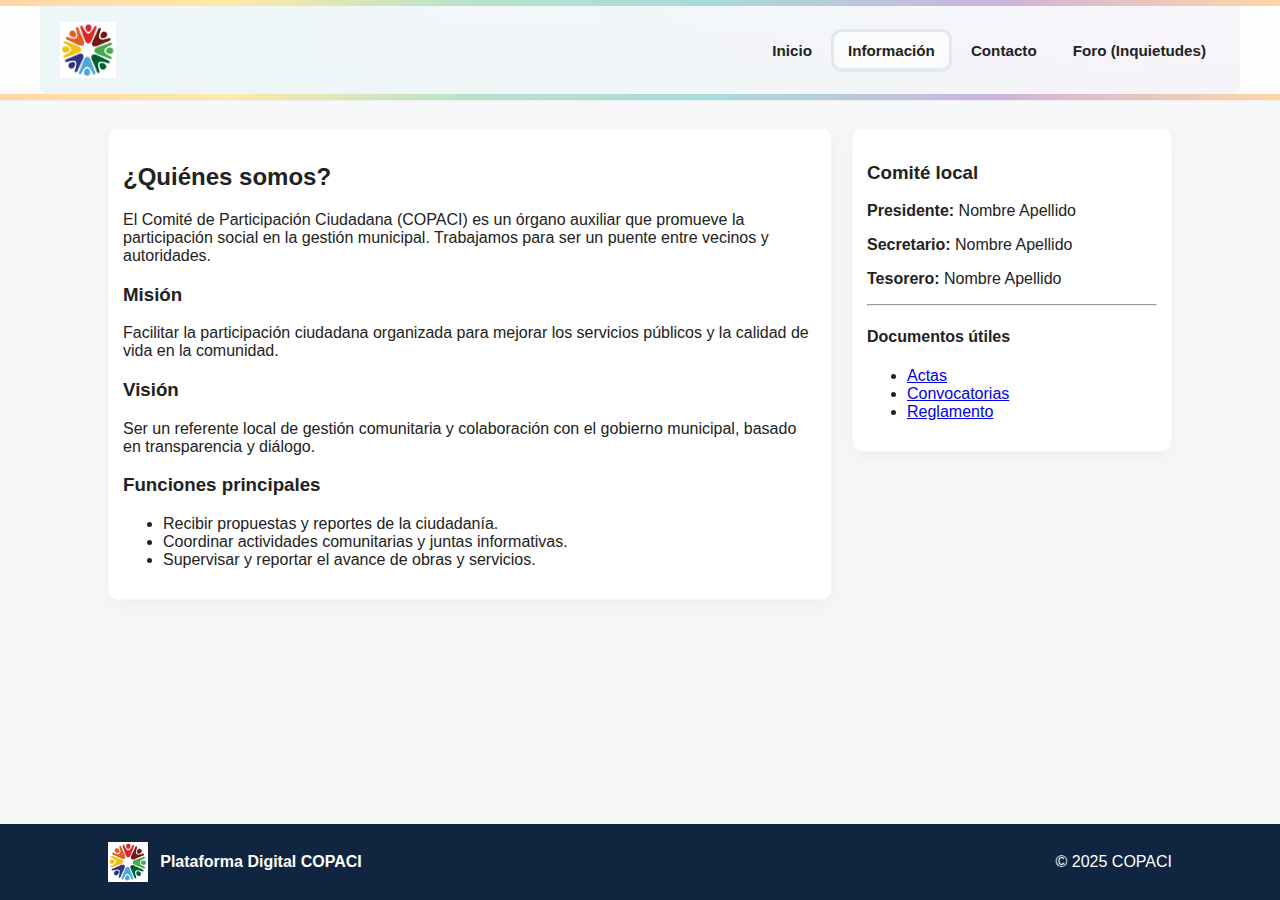
<file: COPACI/informacion.html>
<!DOCTYPE html>
<html lang="es">
<head>
  <meta charset="utf-8" />
  <meta name="viewport" content="width=device-width, initial-scale=1"/>
  <title>Plataforma COPACI - Información</title>
  <link rel="stylesheet" href="style.css">
</head>
<body>
  <div class="top-multi"></div>
  <div class="header-wrap">
    <header>
      <div class="logo"><img src="logo_copaci.png" alt="Logo COPACI"></div>
      <nav aria-label="Menú principal">
        <ul>
          <li><a href="index.html" class="menu-1">Inicio</a></li>
          <li><a href="informacion.html" class="active menu-2">Información</a></li>
          <li><a href="contacto.html" class="menu-3">Contacto</a></li>
          <li><a href="foro.html" class="menu-4">Foro (Inquietudes)</a></li>
        </ul>
      </nav>
    </header>
  </div>

  <main class="container page-grid">
    <section class="card">
      <h2>¿Quiénes somos?</h2>
      <p>El Comité de Participación Ciudadana (COPACI) es un órgano auxiliar que promueve la participación social en la gestión municipal. Trabajamos para ser un puente entre vecinos y autoridades.</p>

      <h3>Misión</h3>
      <p>Facilitar la participación ciudadana organizada para mejorar los servicios públicos y la calidad de vida en la comunidad.</p>

      <h3>Visión</h3>
      <p>Ser un referente local de gestión comunitaria y colaboración con el gobierno municipal, basado en transparencia y diálogo.</p>

      <h3>Funciones principales</h3>
      <ul>
        <li>Recibir propuestas y reportes de la ciudadanía.</li>
        <li>Coordinar actividades comunitarias y juntas informativas.</li>
        <li>Supervisar y reportar el avance de obras y servicios.</li>
      </ul>
    </section>

    <aside class="card">
      <h3>Comité local</h3>
      <p><strong>Presidente:</strong> Nombre Apellido</p>
      <p><strong>Secretario:</strong> Nombre Apellido</p>
      <p><strong>Tesorero:</strong> Nombre Apellido</p>

      <hr style="margin:12px 0;">
      <h4>Documentos útiles</h4>
      <ul>
        <li><a href="#">Actas</a></li>
        <li><a href="#">Convocatorias</a></li>
        <li><a href="#">Reglamento</a></li>
      </ul>
    </aside>
  </main>

  <footer>
    <div class="footer-inner">
      <div class="footer-brand">
        <img src="logo_copaci.png" alt="logo" style="height:40px;">
        Plataforma Digital COPACI
      </div>
      <div class="footer-links">
        <span>&copy; 2025 COPACI</span>
      </div>
    </div>
  </footer>
</body>
</html>
</file>
<file: style.css>
main {
    max-width: 900px;
    margin: 2rem auto; 
    padding: 1rem;
    width: 100%;
    
    flex: 1; 
}

:root{
  --pastel-purple: #cdb4db;
  --pastel-blue:   #a8dadc;
  --pastel-green:  #b8e3c9;
  --pastel-yellow: #ffe9a8;
  --pastel-orange: #ffd6a5;
  --text-color:    #222;
  --card-bg:       #ffffff;
  --accent:        #6b9fb5; /* para elementos neutrales */
}

/* Reset simple */
*{box-sizing: border-box;}
body{
  margin:0;
  font-family: Inter, "Segoe UI", Roboto, Arial, sans-serif;
  background: #f5f7f8;
  color: var(--text-color);
  -webkit-font-smoothing:antialiased;
  -moz-osx-font-smoothing:grayscale;

  min-height: 100vh;   
  display: flex;         
  flex-direction: column;
}

/* ===== Top thin multicolor bar ===== */
.top-multi{
  height:6px;
  width:100%;
  background: linear-gradient(90deg,
    var(--pastel-orange) 0%,
    var(--pastel-yellow) 18%,
    var(--pastel-green) 36%,
    var(--pastel-blue) 56%,
    var(--pastel-purple) 78%,
    var(--pastel-orange) 100%);
}

/* Header with soft gradient and lines */
.header-wrap{
  background: linear-gradient(180deg, rgba(255,255,255,0.9) 0%, rgba(255,255,255,0.7) 100%);
  position: relative;
  box-shadow: 0 1px 0 rgba(0,0,0,0.03);
}

/* thin bottom multicolor */
.header-wrap::after{
  content:"";
  display:block;
  height:6px;
  width:100%;
  background: linear-gradient(90deg,
    var(--pastel-orange) 0%,
    var(--pastel-yellow) 18%,
    var(--pastel-green) 36%,
    var(--pastel-blue) 56%,
    var(--pastel-purple) 78%,
    var(--pastel-orange) 100%);
}

/* Header content */
header{
  max-width:1200px;
  margin:0 auto;
  padding:16px 20px;
  display:flex;
  align-items:center;
  justify-content:space-between;
  gap:12px;
  background: linear-gradient(90deg, rgba(168,218,220,0.18), rgba(203,180,219,0.12));
  border-radius: 0 0 6px 6px;
}

/* Logo */
.logo img{height:56px; display:block;}

/* Navigation */
nav{
  display:flex;
  align-items:center;
  gap:12px;
}
nav ul{
  list-style:none;
  margin:0;
  padding:0;
  display:flex;
  gap:8px;
  align-items:center;
}
nav a{
  display:inline-block;
  padding:10px 14px;
  border-radius:8px;
  text-decoration:none;
  color:var(--text-color);
  font-weight:600;
  font-size:0.95rem;
  transition: all 220ms ease;
  position:relative;
  overflow:visible;
}

/* Hover multicolor: each item gets different pastel glow on hover */
nav a:hover{ transform:translateY(-3px); box-shadow: 0 6px 18px rgba(0,0,0,0.08); color:#fff; }
nav a.menu-1:hover{ background: linear-gradient(90deg, rgba(255,214,165,0.95), rgba(255,233,168,0.95)); color:#222; }
nav a.menu-2:hover{ background: linear-gradient(90deg, rgba(184,227,201,0.95), rgba(168,218,220,0.95)); color:#222; }
nav a.menu-3:hover{ background: linear-gradient(90deg, rgba(205,180,219,0.95), rgba(168,218,220,0.95)); color:#222; }
nav a.menu-4:hover{ background: linear-gradient(90deg, rgba(255,233,168,0.95), rgba(255,214,165,0.95)); color:#222; }

/* Active link style */
nav a:hover,
nav a.active {
    background-color: #005a9c; /* Fondo Azul */
    color: #ffffff;            /* Texto Blanco */
    transition: 0.3s;          /* Suavizado */
}

/* Main container */
.container{
  max-width:1100px;
  margin:28px auto;
  padding:0 18px;
}

/* Hero / anuncios */
.hero{
  background: linear-gradient(135deg, rgba(168,218,220,0.12), rgba(205,180,219,0.08));
  border-radius:12px;
  padding:22px;
  display:flex;
  gap:20px;
  align-items:center;
  justify-content:space-between;
  margin-bottom:18px;
  border: 1px solid rgba(0,0,0,0.03);
}
.hero .intro{
  flex:1 1 60%;
}
.hero h1{
  margin:0 0 6px 0;
  font-size:1.6rem;
  color: #184a57;
}
.hero p{ margin:0; color: #334; }

/* Anuncios list */
.anuncios-list{
  display:grid;
  grid-template-columns: 1fr;
  gap:14px;
  margin-top:14px;
}
.anuncio-card{
  background: var(--card-bg);
  border-radius:10px;
  padding:16px;
  box-shadow: 0 6px 18px rgba(20,30,40,0.04);
  border-left:6px solid var(--pastel-blue);
}
.anuncio-card h3{ margin:0 0 6px 0; color:#186b7f; }
.anuncio-meta{ font-size:0.9rem; color:#6b6b6b; margin-bottom:8px; }
.leer-mas{
  display:inline-block;
  margin-top:8px;
  font-weight:700;
  color: #186b7f;
  text-decoration:none;
}

/* Grid for pages with sidebar */
.page-grid{
  display:grid;
  grid-template-columns: 1fr 320px;
  gap:20px;
  align-items:start;
}

/* Card/box reused */
.card{
  background:var(--card-bg);
  padding:14px;
  border-radius:10px;
  box-shadow:0 6px 18px rgba(20,30,40,0.04);
  border:1px solid rgba(0,0,0,0.03);
}

/* FAQ accordion simple look */
.faq-item{ margin-bottom:10px; }
.faq-item summary{ cursor:pointer; font-weight:600; padding:10px; list-style:none; }
.faq-item p{ margin:8px 0 0 0; color:#444; }

/* Form styles */
.form-row{ margin-bottom:12px; display:flex; flex-direction:column; gap:6px; }
input[type="text"], input[type="email"], textarea, select{
  padding:10px 12px;
  border-radius:8px;
  border:1px solid rgba(0,0,0,0.08);
  font-size:0.95rem;
  outline:none;
  transition: box-shadow 180ms ease, border-color 180ms ease;
}
input:focus, textarea:focus{
  box-shadow: 0 6px 18px rgba(24,107,127,0.08);
  border-color: rgba(24,107,127,0.18);
}
button.btn{
  padding:10px 16px;
  border-radius:10px;
  border:0;
  cursor:pointer;
  font-weight:700;
  background: linear-gradient(90deg, var(--pastel-blue), var(--pastel-green));
  color:#08303a;
  transition: transform 180ms ease, box-shadow 180ms;
}
button.btn:hover{ transform: translateY(-3px); box-shadow: 0 10px 30px rgba(10,30,40,0.06); }

/* Footer */
footer{
  margin-top:28px;
  background: #0f2540;
  color: #fff;
  padding:18px 0;
}
.footer-inner{ max-width:1100px; margin:0 auto; padding:0 18px; display:flex; align-items:center; justify-content:space-between; gap:12px; }
.footer-brand{ display:flex; align-items:center; gap:12px; font-weight:700; }
.footer-links a{ color:rgba(255,255,255,0.9); text-decoration:none; margin-left:10px; font-weight:600; }

/* Responsive */
@media (max-width:900px){
  .page-grid{ grid-template-columns: 1fr; }
  nav ul{ gap:6px; }
  header{ padding:12px; }
  .hero{ flex-direction:column; align-items:flex-start; gap:12px; }
}

/* ==================
   ESTILOS PÁGINA CONTACTO (MEJORADO)
   ================== */

.tarjetas-grid {
    /* CAMBIO 1: Usamos Flexbox en lugar de Grid */
    display: flex;
    flex-wrap: wrap; /* Permite que bajen si no caben */
    justify-content: center; /* ESTO ES LA CLAVE: Centra todo, incluso el mapa si queda solo */
    gap: 30px; /* Espacio entre tarjetas */
    margin-top: 30px;
}

.contacto-container h1 {
    text-align: center;
}

.contacto-card {
    background: white;
    padding: 30px;
    border-radius: 15px; /* Bordes más redonditos */
    text-align: center;
    box-shadow: 0 10px 20px rgba(0,0,0,0.08); /* Sombra más suave y elegante */
    transition: transform 0.3s ease, box-shadow 0.3s ease;
    
    /* Para controlar el ancho en Flexbox */
    flex: 1 1 280px; /* Crece, se encoge, base de 280px */
    max-width: 350px; /* Que no se hagan gigantes */
    
    /* CAMBIO 2: Borde superior con DEGRADADO */
    /* Truco para border-image con bordes redondeados: */
    position: relative;
    overflow: hidden; /* Para que el degradado no se salga */
    border-top: 5px solid #005a9c; /* Color base por si acaso */
    border-image: linear-gradient(90deg, #005a9c, #0093e9) 1; /* El degradado en el borde */
}

/* Arreglo para que el border-image funcione con border-radius (o usamos un pseudo-elemento visual) */
/* Si el border-image te da problemas con las curvas, usa este estilo simplificado que se ve genial: */
.contacto-card {
    border-top: none; /* Quitamos el border-image complejo */
    border-image: none;
    /* Ponemos una línea de color arriba usando un "sombrero" */
    background-image: linear-gradient(90deg, #005a9c, #0093e9);
    background-size: 100% 6px; /* Solo 6px de alto */
    background-repeat: no-repeat;
    background-position: top left;
}

.contacto-card:hover {
    transform: translateY(-10px); /* Se levanta un poco más */
    box-shadow: 0 15px 30px rgba(0, 58, 156, 0.15); /* Sombra azulada al pasar el mouse */
}

.contacto-card .icono {
    font-size: 45px;
    margin-bottom: 20px;
    /* El ícono también con degradado (Texto degradado) */
    background: -webkit-linear-gradient(#005a9c, #0093e9);
    -webkit-background-clip: text;
    -webkit-text-fill-color: transparent;
}

.contacto-card h2 {
    margin: 10px 0;
    font-size: 1.4rem;
    color: #333;
}

/* CAMBIO 3: Botones con degradado */
.btn-contacto {
    display: inline-block;
    margin-top: 20px;
    padding: 12px 25px;
    
    /* Fondo degradado */
    background: linear-gradient(90deg, #005a9c, #0093e9);
    color: white;
    text-decoration: none;
    border-radius: 50px; /* Botones redondos modernos */
    font-weight: bold;
    box-shadow: 0 4px 10px rgba(0, 90, 156, 0.3);
    transition: transform 0.2s;
}

.btn-contacto:hover {
    transform: scale(1.05); /* Crece un poquito al pasar el mouse */
    background: linear-gradient(90deg, #004a80, #007cc7); /* Un poco más oscuro al hover */
}

/* ESTILOS ESPECÍFICOS DEL FORO */

.form-section {
    background: #fff;
    padding: 20px;
    border-radius: 8px;
    border: 1px solid #e1e1e1;
}

.divider {
    margin: 40px 0;
    border: 0;
    border-top: 2px dashed #ccc;
}

/* Estilos de las Tarjetas de Denuncias (Posts) */
.post-card {
    background: white;
    border-left: 5px solid #ccc; /* Borde por defecto */
    padding: 20px;
    margin-bottom: 20px;
    border-radius: 5px;
    box-shadow: 0 2px 4px rgba(0,0,0,0.05);
}

/* Colores según estatus */
.estatus-resuelto { border-left-color: #28a745; } /* Verde */
.estatus-abierto { border-left-color: #ffc107; } /* Amarillo */

.post-header {
    display: flex;
    justify-content: space-between;
    font-size: 0.85rem;
    color: #666;
    margin-bottom: 10px;
}

.categoria-tag {
    background: #eee;
    padding: 2px 8px;
    border-radius: 10px;
    font-weight: bold;
}

.post-card h3 { margin: 0 0 10px 0; color: #333; }

.post-footer {
    display: flex;
    justify-content: space-between;
    margin-top: 15px;
    font-size: 0.9rem;
    border-top: 1px solid #eee;
    padding-top: 10px;
}

.status-badge { font-weight: bold; }

/* Respuesta Oficial */
.respuesta-oficial {
    margin-top: 15px;
    background-color: #f0f9ff;
    padding: 10px;
    border-radius: 5px;
    border: 1px solid #bde0fe;
    font-size: 0.9rem;
    color: #005a9c;
}

/* ==================
   ESTILOS MEJORADOS PARA EL FORO
   ================== */

.foro-form {
    background: linear-gradient(135deg, rgba(168,218,220,0.12), rgba(205,180,219,0.08));
    padding: 25px;
    border-radius: 12px;
    border: 1px solid rgba(0,0,0,0.03);
    margin-bottom: 30px;
}

.alert-info {
    background: linear-gradient(135deg, var(--pastel-blue), var(--pastel-green));
    padding: 15px;
    border-radius: 8px;
    margin-bottom: 20px;
    border-left: 4px solid var(--accent);
}

.alert-info p {
    margin: 0;
    color: #08303a;
    font-weight: 600;
}

.form-group {
    margin-bottom: 20px;
}

.form-group label {
    display: block;
    margin-bottom: 8px;
    font-weight: 600;
    color: #184a57;
}

.form-row {
    display: grid;
    grid-template-columns: 1fr 1fr;
    gap: 15px;
    margin-bottom: 20px;
}

@media (max-width: 600px) {
    .form-row {
        grid-template-columns: 1fr;
    }
}

/* Mejora los inputs */
.foro-form input[type="text"],
.foro-form select,
.foro-form textarea {
    width: 100%;
    padding: 12px 15px;
    border: 2px solid rgba(168,218,220,0.3);
    border-radius: 8px;
    font-size: 1rem;
    transition: all 0.3s ease;
    background: white;
}

.foro-form input[type="text"]:focus,
.foro-form select:focus,
.foro-form textarea:focus {
    border-color: var(--pastel-blue);
    box-shadow: 0 0 0 3px rgba(168,218,220,0.2);
    outline: none;
}

/* Botón mejorado */
.btn-submit {
    background: linear-gradient(90deg, var(--pastel-blue), var(--pastel-green));
    color: #08303a;
    border: none;
    padding: 14px 30px;
    border-radius: 50px;
    font-weight: 700;
    font-size: 1.1rem;
    cursor: pointer;
    transition: all 0.3s ease;
    box-shadow: 0 4px 15px rgba(24,107,127,0.2);
    width: 100%;
    margin-top: 10px;
}

.btn-submit:hover {
    transform: translateY(-3px);
    box-shadow: 0 8px 25px rgba(24,107,127,0.3);
    background: linear-gradient(90deg, var(--pastel-green), var(--pastel-blue));
}

/* Mejora las tarjetas de posts existentes */
.posts-section h2 {
    color: #184a57;
    margin-bottom: 20px;
    text-align: center;
}

.post-card {
    background: white;
    border-left: 6px solid var(--pastel-blue);
    padding: 25px;
    margin-bottom: 25px;
    border-radius: 10px;
    box-shadow: 0 6px 18px rgba(20,30,40,0.06);
    transition: transform 0.3s ease, box-shadow 0.3s ease;
}

.post-card:hover {
    transform: translateY(-5px);
    box-shadow: 0 10px 25px rgba(20,30,40,0.1);
}

/* Colores según estatus - versión mejorada */
.estatus-resuelto { 
    border-left-color: #28a745;
    background: linear-gradient(135deg, #ffffff, #f8fff9);
}

.estatus-abierto { 
    border-left-color: #ffc107;
    background: linear-gradient(135deg, #ffffff, #fffdf6);
}

.categoria-tag {
    background: linear-gradient(90deg, var(--pastel-purple), var(--pastel-blue));
    color: #222;
    padding: 6px 12px;
    border-radius: 20px;
    font-weight: 600;
    font-size: 0.85rem;
}

.status-badge {
    font-weight: bold;
    padding: 6px 12px;
    border-radius: 20px;
    font-size: 0.85rem;
}

.estatus-resuelto .status-badge {
    background: #28a745;
    color: white;
}

.estatus-abierto .status-badge {
    background: #ffc107;
    color: #222;
}

/* ==================
   MENÚ RESPONSIVE PARA MÓVILES - CORREGIDO
   ================== */

/* Ocultar botón hamburguesa en desktop */
.menu-toggle {
    display: none;
}

/* Solo aplicar hamburguesa en móviles */
@media (max-width: 768px) {
    /* Mostrar botón hamburguesa */
    .menu-toggle {
        display: block;
        background: none;
        border: none;
        font-size: 1.5rem;
        cursor: pointer;
        color: var(--text-color);
        padding: 8px 12px;
        background: linear-gradient(135deg, rgba(168,218,220,0.2), rgba(205,180,219,0.1));
        border: 2px solid rgba(168,218,220,0.3);
        border-radius: 8px;
        transition: all 0.3s ease;
    }

    .menu-toggle:hover {
        background: linear-gradient(135deg, rgba(168,218,220,0.4), rgba(205,180,219,0.3));
        transform: scale(1.05);
    }

    /* Ocultar el menú normal en móviles */
    nav ul {
        display: none;
        flex-direction: column;
        position: absolute;
        top: 100%;
        left: 0;
        right: 0;
        background: white;
        box-shadow: 0 10px 30px rgba(0,0,0,0.1);
        z-index: 1000;
        padding: 10px;
        margin-top: 10px;
        border-radius: 0 0 10px 10px;
    }

    nav ul.show {
        display: flex;
    }

    nav a {
        width: 100%;
        text-align: center;
        padding: 15px;
        border-radius: 8px;
        margin: 2px 0;
    }

    /* Header se ajusta */
    header {
        flex-wrap: wrap;
        padding: 12px 15px;
        position: relative;
    }

    .logo img {
        height: 45px;
    }
}

/* Responsive existente - NO LO BORRES */
@media (max-width: 900px){
  .page-grid{ grid-template-columns: 1fr; }
  nav ul{ gap:6px; }
  header{ padding:12px; }
  .hero{ flex-direction:column; align-items:flex-start; gap:12px; }
}

/* NUEVO - móviles pequeños */
@media (max-width: 480px) {
    .container {
        padding: 0 12px;
        margin: 20px auto;
    }
    
    .hero {
        padding: 18px;
        flex-direction: column;
        gap: 15px;
    }
    
    .hero h1 {
        font-size: 1.4rem;
    }
    
    .anuncio-card {
        padding: 14px;
    }
    
    .footer-inner {
        flex-direction: column;
        gap: 15px;
        text-align: center;
    }
}

.imagen-contenedor {
    margin: 20px 0;
    text-align: center;
    background: linear-gradient(135deg, rgba(168,218,220,0.05), rgba(205,180,219,0.03));
    padding: 15px;
    border-radius: 10px;
}

.imagen-contenedor img {
    width: 100%;
    max-width: 500px;
    height: auto;
    border-radius: 8px;
    box-shadow: 0 6px 16px rgba(0,0,0,0.1);
    display: block;
    margin: 0 auto;
}

.pie-foto {
    font-size: 0.85rem;
    color: #666;
    margin-top: 8px;
    font-style: italic;
}
</file>
<file: COPACI/style.css>
main {
    max-width: 900px;
    margin: 2rem auto; 
    padding: 1rem;
    width: 100%;
    
    flex: 1; 
}

:root{
  --pastel-purple: #cdb4db;
  --pastel-blue:   #a8dadc;
  --pastel-green:  #b8e3c9;
  --pastel-yellow: #ffe9a8;
  --pastel-orange: #ffd6a5;
  --text-color:    #222;
  --card-bg:       #ffffff;
  --accent:        #6b9fb5; /* para elementos neutrales */
}

/* Reset simple */
*{box-sizing: border-box;}
body{
  margin:0;
  font-family: Inter, "Segoe UI", Roboto, Arial, sans-serif;
  background: #f5f7f8;
  color: var(--text-color);
  -webkit-font-smoothing:antialiased;
  -moz-osx-font-smoothing:grayscale;

  min-height: 100vh;   
  display: flex;         
  flex-direction: column;
}

/* ===== Top thin multicolor bar ===== */
.top-multi{
  height:6px;
  width:100%;
  background: linear-gradient(90deg,
    var(--pastel-orange) 0%,
    var(--pastel-yellow) 18%,
    var(--pastel-green) 36%,
    var(--pastel-blue) 56%,
    var(--pastel-purple) 78%,
    var(--pastel-orange) 100%);
}

/* Header with soft gradient and lines */
.header-wrap{
  background: linear-gradient(180deg, rgba(255,255,255,0.9) 0%, rgba(255,255,255,0.7) 100%);
  position: relative;
  box-shadow: 0 1px 0 rgba(0,0,0,0.03);
}

/* thin bottom multicolor */
.header-wrap::after{
  content:"";
  display:block;
  height:6px;
  width:100%;
  background: linear-gradient(90deg,
    var(--pastel-orange) 0%,
    var(--pastel-yellow) 18%,
    var(--pastel-green) 36%,
    var(--pastel-blue) 56%,
    var(--pastel-purple) 78%,
    var(--pastel-orange) 100%);
}

/* Header content */
header{
  max-width:1200px;
  margin:0 auto;
  padding:16px 20px;
  display:flex;
  align-items:center;
  justify-content:space-between;
  gap:12px;
  background: linear-gradient(90deg, rgba(168,218,220,0.18), rgba(203,180,219,0.12));
  border-radius: 0 0 6px 6px;
}

/* Logo */
.logo img{height:56px; display:block;}

/* Navigation */
nav{
  display:flex;
  align-items:center;
  gap:12px;
}
nav ul{
  list-style:none;
  margin:0;
  padding:0;
  display:flex;
  gap:8px;
  align-items:center;
}
nav a{
  display:inline-block;
  padding:10px 14px;
  border-radius:8px;
  text-decoration:none;
  color:var(--text-color);
  font-weight:600;
  font-size:0.95rem;
  transition: all 220ms ease;
  position:relative;
  overflow:visible;
}

/* Hover multicolor: each item gets different pastel glow on hover */
nav a:hover{ transform:translateY(-3px); box-shadow: 0 6px 18px rgba(0,0,0,0.08); color:#fff; }
nav a.menu-1:hover{ background: linear-gradient(90deg, rgba(255,214,165,0.95), rgba(255,233,168,0.95)); color:#222; }
nav a.menu-2:hover{ background: linear-gradient(90deg, rgba(184,227,201,0.95), rgba(168,218,220,0.95)); color:#222; }
nav a.menu-3:hover{ background: linear-gradient(90deg, rgba(205,180,219,0.95), rgba(168,218,220,0.95)); color:#222; }
nav a.menu-4:hover{ background: linear-gradient(90deg, rgba(255,233,168,0.95), rgba(255,214,165,0.95)); color:#222; }

/* Active link style */
nav a.active{
  outline: 3px solid rgba(107,159,181,0.14);
  background: rgba(255,255,255,0.6);
  box-shadow: inset 0 -2px 0 rgba(0,0,0,0.03);
}

/* Main container */
.container{
  max-width:1100px;
  margin:28px auto;
  padding:0 18px;
}

/* Hero / anuncios */
.hero{
  background: linear-gradient(135deg, rgba(168,218,220,0.12), rgba(205,180,219,0.08));
  border-radius:12px;
  padding:22px;
  display:flex;
  gap:20px;
  align-items:center;
  justify-content:space-between;
  margin-bottom:18px;
  border: 1px solid rgba(0,0,0,0.03);
}
.hero .intro{
  flex:1 1 60%;
}
.hero h1{
  margin:0 0 6px 0;
  font-size:1.6rem;
  color: #184a57;
}
.hero p{ margin:0; color: #334; }

/* Anuncios list */
.anuncios-list{
  display:grid;
  grid-template-columns: 1fr;
  gap:14px;
  margin-top:14px;
}
.anuncio-card{
  background: var(--card-bg);
  border-radius:10px;
  padding:16px;
  box-shadow: 0 6px 18px rgba(20,30,40,0.04);
  border-left:6px solid var(--pastel-blue);
}
.anuncio-card h3{ margin:0 0 6px 0; color:#186b7f; }
.anuncio-meta{ font-size:0.9rem; color:#6b6b6b; margin-bottom:8px; }
.leer-mas{
  display:inline-block;
  margin-top:8px;
  font-weight:700;
  color: #186b7f;
  text-decoration:none;
}

/* Grid for pages with sidebar */
.page-grid{
  display:grid;
  grid-template-columns: 1fr 320px;
  gap:20px;
  align-items:start;
}

/* Card/box reused */
.card{
  background:var(--card-bg);
  padding:14px;
  border-radius:10px;
  box-shadow:0 6px 18px rgba(20,30,40,0.04);
  border:1px solid rgba(0,0,0,0.03);
}

/* FAQ accordion simple look */
.faq-item{ margin-bottom:10px; }
.faq-item summary{ cursor:pointer; font-weight:600; padding:10px; list-style:none; }
.faq-item p{ margin:8px 0 0 0; color:#444; }

/* Form styles */
.form-row{ margin-bottom:12px; display:flex; flex-direction:column; gap:6px; }
input[type="text"], input[type="email"], textarea, select{
  padding:10px 12px;
  border-radius:8px;
  border:1px solid rgba(0,0,0,0.08);
  font-size:0.95rem;
  outline:none;
  transition: box-shadow 180ms ease, border-color 180ms ease;
}
input:focus, textarea:focus{
  box-shadow: 0 6px 18px rgba(24,107,127,0.08);
  border-color: rgba(24,107,127,0.18);
}
button.btn{
  padding:10px 16px;
  border-radius:10px;
  border:0;
  cursor:pointer;
  font-weight:700;
  background: linear-gradient(90deg, var(--pastel-blue), var(--pastel-green));
  color:#08303a;
  transition: transform 180ms ease, box-shadow 180ms;
}
button.btn:hover{ transform: translateY(-3px); box-shadow: 0 10px 30px rgba(10,30,40,0.06); }

/* Footer */
footer{
  margin-top:28px;
  background: #0f2540;
  color: #fff;
  padding:18px 0;
}
.footer-inner{ max-width:1100px; margin:0 auto; padding:0 18px; display:flex; align-items:center; justify-content:space-between; gap:12px; }
.footer-brand{ display:flex; align-items:center; gap:12px; font-weight:700; }
.footer-links a{ color:rgba(255,255,255,0.9); text-decoration:none; margin-left:10px; font-weight:600; }

/* Responsive */
@media (max-width:900px){
  .page-grid{ grid-template-columns: 1fr; }
  nav ul{ gap:6px; }
  header{ padding:12px; }
  .hero{ flex-direction:column; align-items:flex-start; gap:12px; }
}
</file>
